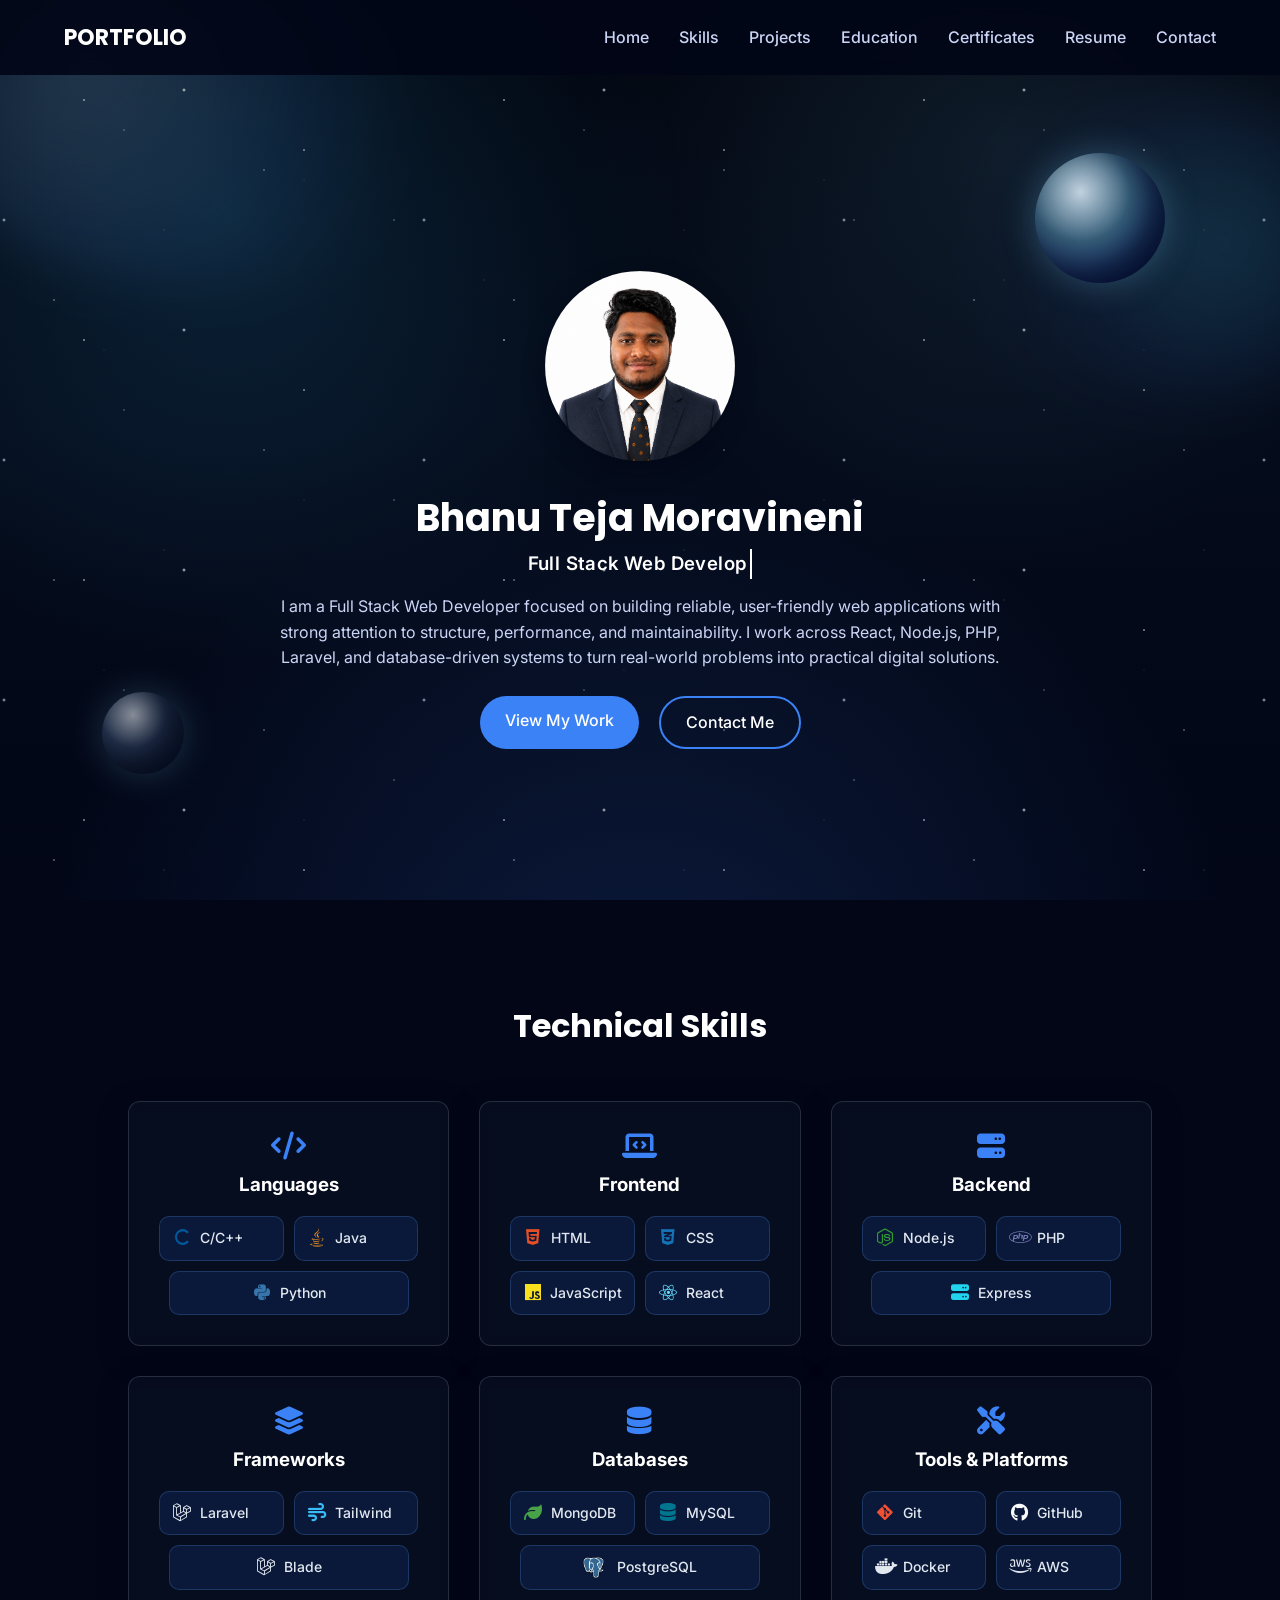
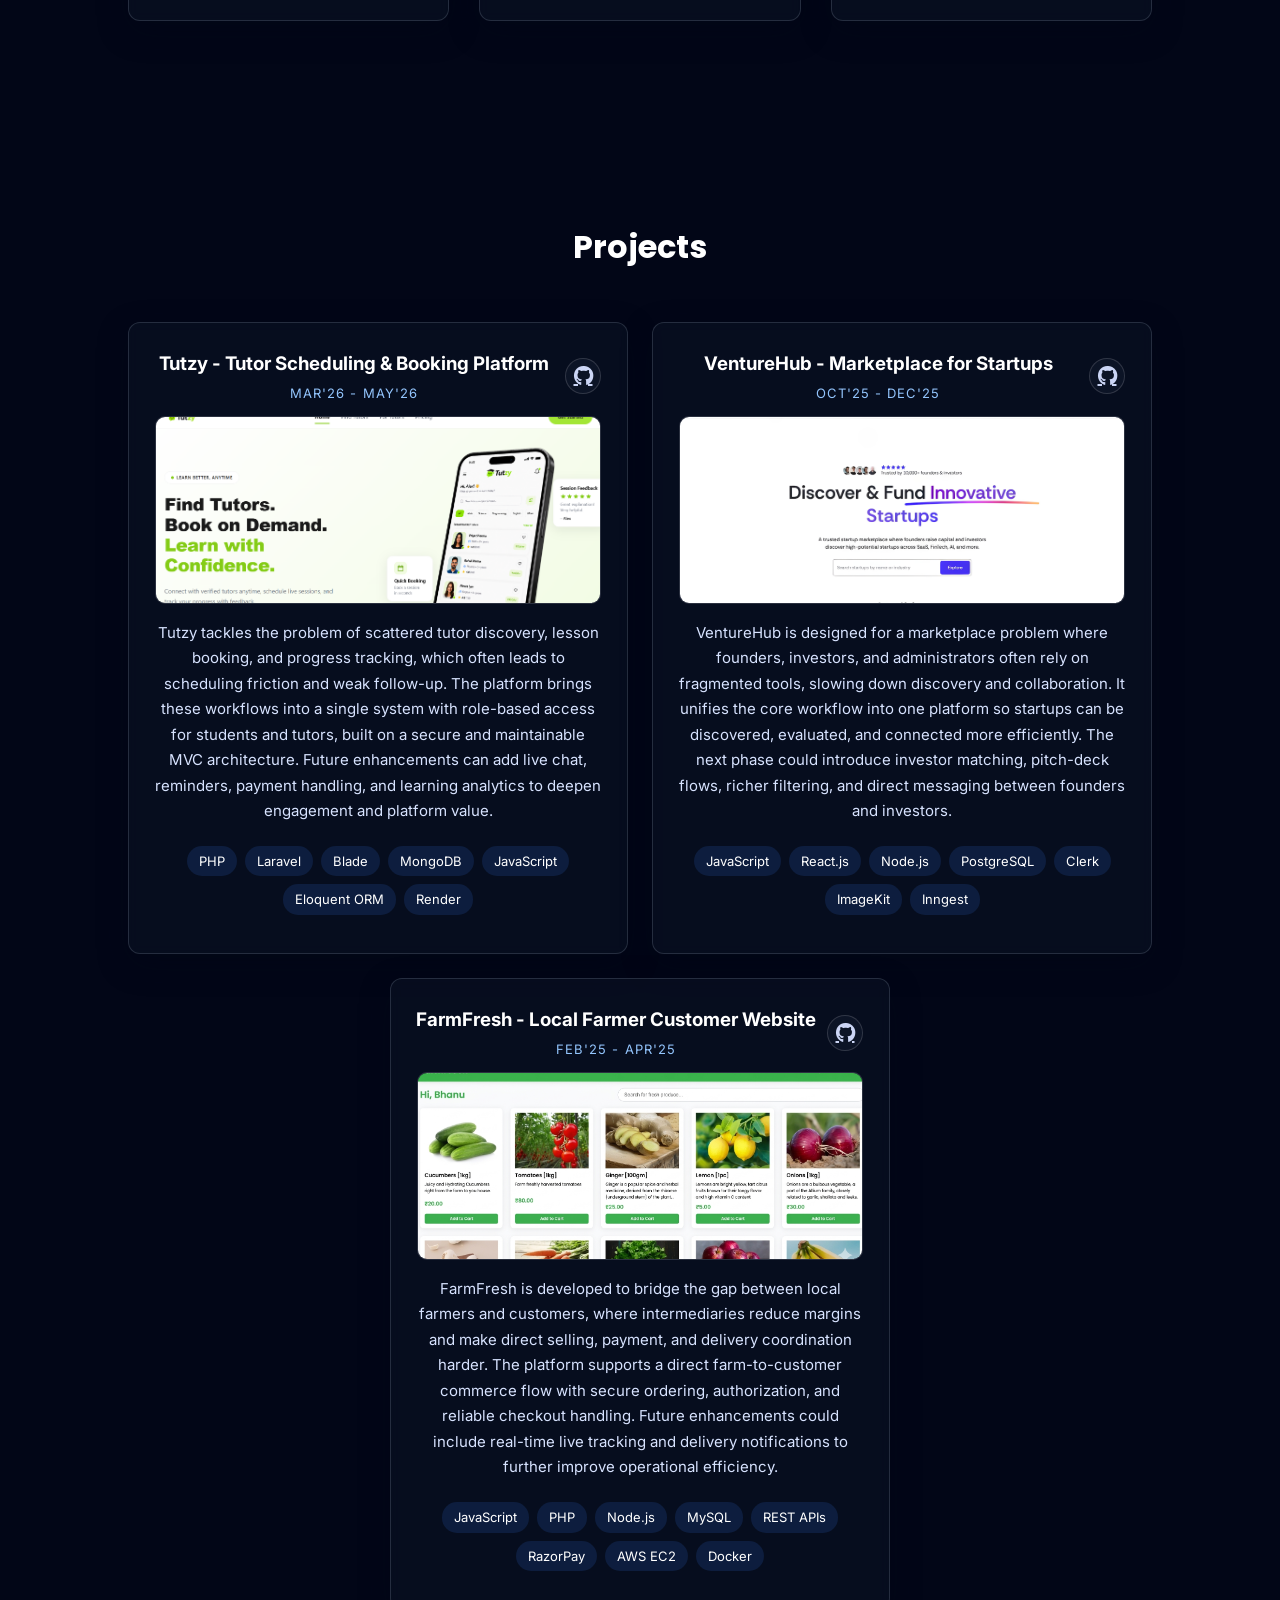
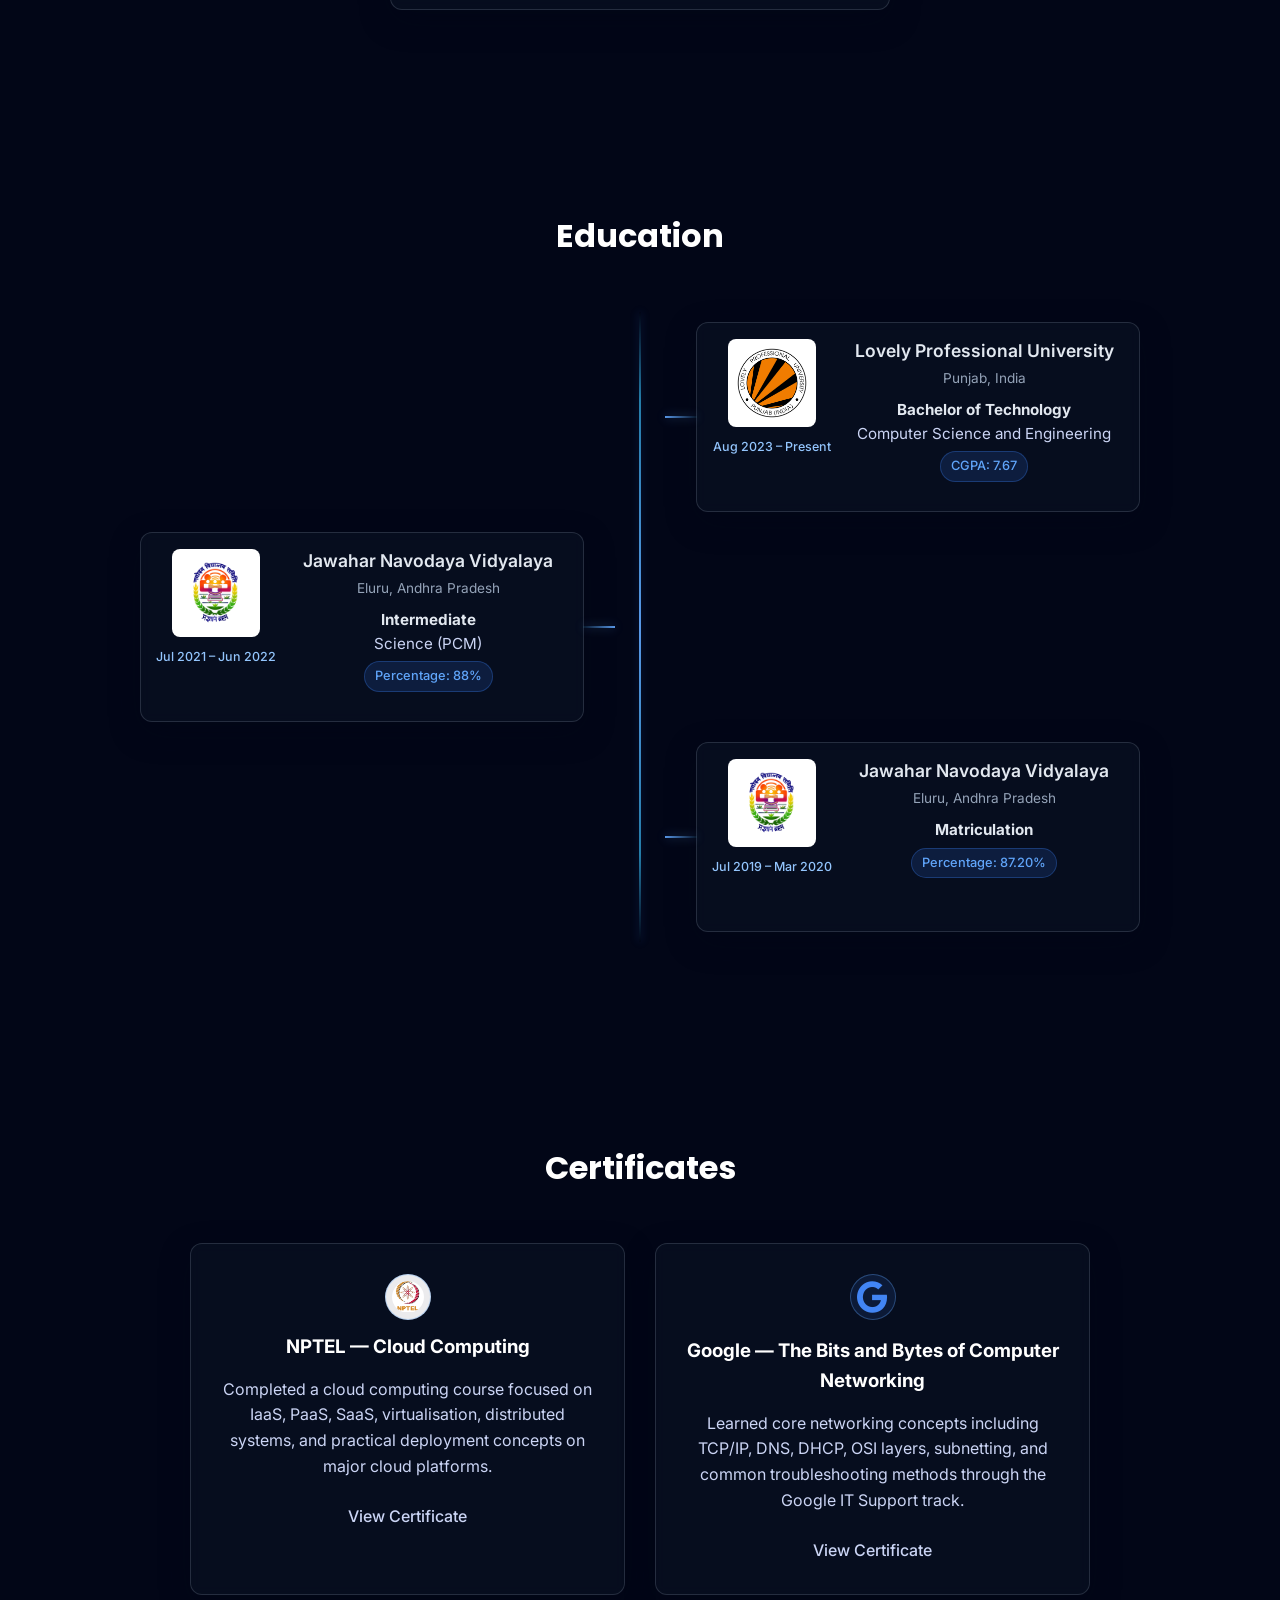
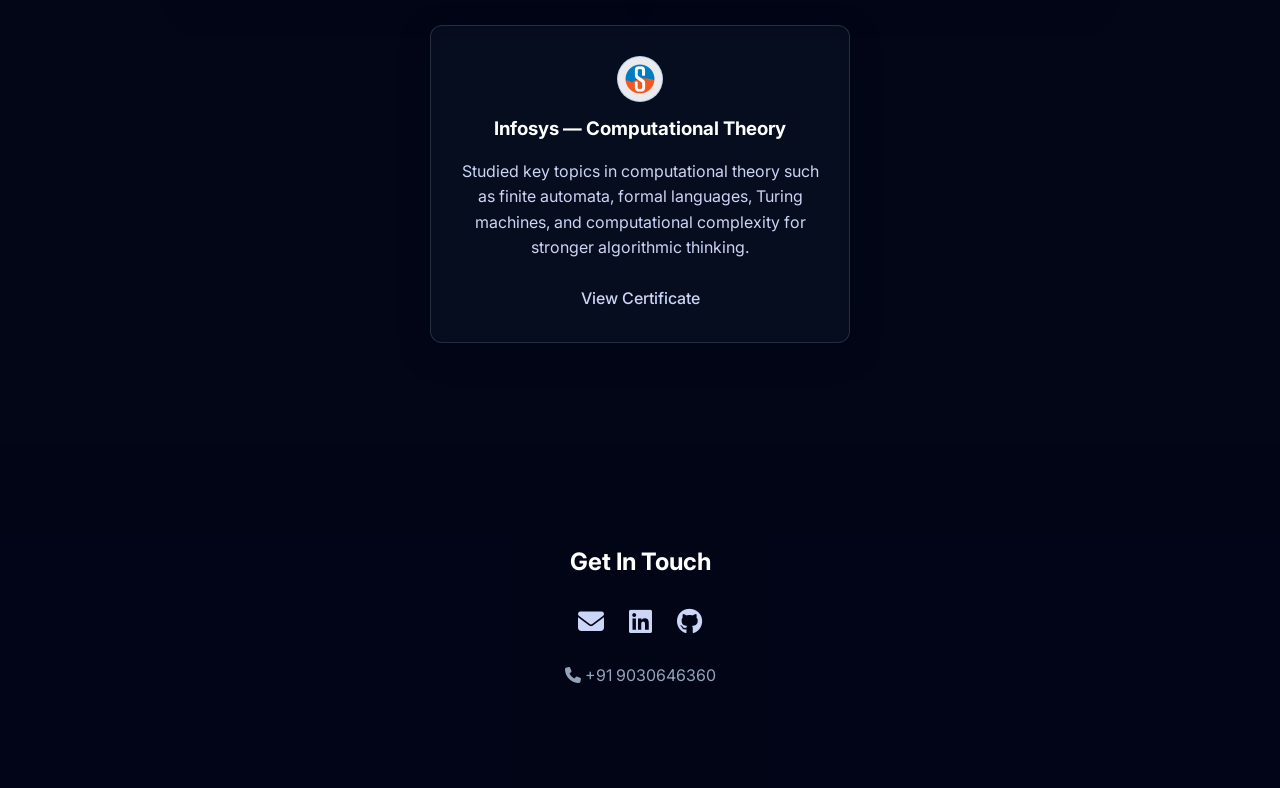
<file: index.html>
<!DOCTYPE html>
<html lang="en">
<head>
  <meta charset="UTF-8">
  <meta name="viewport" content="width=device-width, initial-scale=1.0">
  <title>Bhanu Teja Moravineni | Full Stack Developer</title>

  <link rel="preconnect" href="https://fonts.googleapis.com">
  <link rel="preconnect" href="https://fonts.gstatic.com" crossorigin>
  <link href="https://fonts.googleapis.com/css2?family=Inter:wght@300;400;500;600&family=Poppins:wght@600;700&display=swap" rel="stylesheet">
  <link rel="stylesheet" href="https://cdnjs.cloudflare.com/ajax/libs/font-awesome/6.4.0/css/all.min.css">
  <link rel="stylesheet" href="components.css">
</head>

<body>
  <div class="night-sky" aria-hidden="true">
    <span class="nebula nebula-1"></span>
    <span class="nebula nebula-2"></span>
    <span class="planet planet-1"></span>
    <span class="planet planet-2"></span>
    <span class="stars-layer stars-layer-1"></span>
    <span class="stars-layer stars-layer-2"></span>
    <span class="stars-layer stars-layer-3"></span>
    <span class="shooting-star shooting-star-1"></span>
    <span class="shooting-star shooting-star-2"></span>
    <span class="shooting-star shooting-star-3"></span>
    <span class="asteroid asteroid-1"></span>
    <span class="asteroid asteroid-2"></span>
    <span class="asteroid asteroid-3"></span>
    <span class="asteroid asteroid-4"></span>
    <span class="ufo"></span>
  </div>

  <nav id="navbar" class="navbar">
    <div class="container nav-container">
      <div class="nav-logo">PORTFOLIO</div>
      <button class="nav-toggle" id="nav-toggle" aria-label="Toggle navigation menu" aria-expanded="false" aria-controls="nav-links">
        <span></span>
        <span></span>
        <span></span>
      </button>
      <div class="nav-links" id="nav-links">
        <a href="#home" class="nav-link">Home</a>
        <a href="#skills" class="nav-link">Skills</a>
        <a href="#projects" class="nav-link">Projects</a>
        <a href="#education" class="nav-link">Education</a>
        <a href="#certificates" class="nav-link">Certificates</a>
        <a href="https://drive.google.com/file/d/1yNRIITtDffZqkNPxsYqZOLNWH8qLxDL3/view?usp=drive_link" class="nav-link">Resume</a>
        <a href="#contact" class="nav-link">Contact</a>
      </div>
    </div>
  </nav>

  <section id="home" class="hero-section">
    <div class="hero-content">
      <div class="profile-container">
        <img src="images/Profile.png" class="profile-pic" alt="Bhanu Teja Moravineni">
      </div>
      <h1>Bhanu Teja Moravineni</h1>
      <h3 class="subtitle" id="typing-text"></h3>
      <p>
        I am a Full Stack Web Developer focused on building reliable, user-friendly web applications with strong attention to structure, performance, and maintainability. I work across React, Node.js, PHP, Laravel, and database-driven systems to turn real-world problems into practical digital solutions.
      </p>
      <div class="cta-group">
        <a href="#projects" class="btn btn-primary">View My Work</a>
        <a href="#contact" class="btn btn-outline">Contact Me</a>
      </div>
    </div>
  </section>

  <section id="skills" class="section">
    <h2 class="section-title">Technical Skills</h2>
    <div class="skills-grid">

      <div class="glass-card skill-card">
        <i class="fas fa-code skill-icon" aria-hidden="true"></i>
        <h3>Languages</h3>
        <div class="skill-list">
          <div class="skill-name"><i class="fa-solid fa-c" aria-hidden="true"></i> C/C++</div>
          <div class="skill-name"><i class="fa-brands fa-java" aria-hidden="true"></i> Java</div>
          <div class="skill-name"><i class="fa-brands fa-python" aria-hidden="true"></i> Python</div>
        </div>
      </div>

      <div class="glass-card skill-card">
        <i class="fas fa-laptop-code skill-icon" aria-hidden="true"></i>
        <h3>Frontend</h3>
        <div class="skill-list">
          <div class="skill-name"><i class="fa-brands fa-html5" aria-hidden="true"></i> HTML</div>
          <div class="skill-name"><i class="fa-brands fa-css3-alt" aria-hidden="true"></i> CSS</div>
          <div class="skill-name"><i class="fa-brands fa-js" aria-hidden="true"></i> JavaScript</div>
          <div class="skill-name"><i class="fa-brands fa-react" aria-hidden="true"></i> React</div>
        </div>
      </div>

      <div class="glass-card skill-card">
        <i class="fas fa-server skill-icon" aria-hidden="true"></i>
        <h3>Backend</h3>
        <div class="skill-list">
          <div class="skill-name"><i class="fa-brands fa-node-js" aria-hidden="true"></i> Node.js</div>
          <div class="skill-name"><i class="fa-brands fa-php" aria-hidden="true"></i> PHP</div>
          <div class="skill-name"><i class="fa-solid fa-server" aria-hidden="true"></i> Express</div>
        </div>
      </div>

      <div class="glass-card skill-card">
        <i class="fas fa-layer-group skill-icon" aria-hidden="true"></i>
        <h3>Frameworks</h3>
        <div class="skill-list">
          <div class="skill-name"><i class="fa-brands fa-laravel" aria-hidden="true"></i> Laravel</div>
          <div class="skill-name"><i class="fa-solid fa-wind" aria-hidden="true"></i> Tailwind</div>
          <div class="skill-name"><i class="fa-brands fa-laravel" aria-hidden="true"></i> Blade</div>
        </div>
      </div>

      <div class="glass-card skill-card">
        <i class="fas fa-database skill-icon" aria-hidden="true"></i>
        <h3>Databases</h3>
        <div class="skill-list">
          <div class="skill-name"><i class="fa-solid fa-leaf" aria-hidden="true"></i> MongoDB</div>
          <div class="skill-name"><i class="fa-solid fa-database" aria-hidden="true"></i> MySQL</div>
          <div class="skill-name"><img src="images/PostgreSQL.png" alt="" aria-hidden="true" style="width: 1.5em; height: 1.5em; vertical-align: text-bottom; margin-right: 0.3em;" /> PostgreSQL</div>
        </div>
      </div>

      <div class="glass-card skill-card">
        <i class="fas fa-tools skill-icon" aria-hidden="true"></i>
        <h3>Tools & Platforms</h3>
        <div class="skill-list">
          <div class="skill-name"><i class="fa-brands fa-git-alt" aria-hidden="true"></i> Git</div>
          <div class="skill-name"><i class="fa-brands fa-github" aria-hidden="true"></i> GitHub</div>
          <div class="skill-name"><i class="fa-brands fa-docker" aria-hidden="true"></i> Docker</div>
          <div class="skill-name"><i class="fa-brands fa-aws" aria-hidden="true"></i> AWS</div>
        </div>
      </div>

    </div>
  </section>

  <section id="projects" class="section">
    <h2 class="section-title">Projects</h2>
    <div class="projects-grid">

      <div class="glass-card project-card">
        <div class="project-heading-row">
          <div class="project-title-block">
            <h3>Tutzy - Tutor Scheduling & Booking Platform</h3>
            <span class="project-date">Mar'26 - May'26</span>
          </div>
          <a href="https://github.com/bhanuteja7781/Tutzy" target="_blank" rel="noopener noreferrer" class="project-github" aria-label="Open Tutzy GitHub repository">
            <i class="fab fa-github"></i>
          </a>
        </div>
        <img src="images/Tutzy.png" alt="Tutzy" class="project-image">
        <p class="project-story">Tutzy tackles the problem of scattered tutor discovery, lesson booking, and progress tracking, which often leads to scheduling friction and weak follow-up. The platform brings these workflows into a single system with role-based access for students and tutors, built on a secure and maintainable MVC architecture. Future enhancements can add live chat, reminders, payment handling, and learning analytics to deepen engagement and platform value.</p>
        <div class="project-specs">
          <span class="spec-tag">PHP</span>
          <span class="spec-tag">Laravel</span>
          <span class="spec-tag">Blade</span>
          <span class="spec-tag">MongoDB</span>
          <span class="spec-tag">JavaScript</span>
          <span class="spec-tag">Eloquent ORM</span>
          <span class="spec-tag">Render</span>
        </div>
      </div>

      <div class="glass-card project-card">
        <div class="project-heading-row">
          <div class="project-title-block">
            <h3>VentureHub - Marketplace for Startups</h3>
            <span class="project-date">Oct'25 - Dec'25</span>
          </div>
          <a href="https://github.com/bhanuteja7781/Market_Place_for_StartUps" target="_blank" rel="noopener noreferrer" class="project-github" aria-label="Open VentureHub GitHub repository">
            <i class="fab fa-github"></i>
          </a>
        </div>
        <img src="images/Venture_Hub.png" alt="VentureHub" class="project-image">
        <p class="project-story">VentureHub is designed for a marketplace problem where founders, investors, and administrators often rely on fragmented tools, slowing down discovery and collaboration. It unifies the core workflow into one platform so startups can be discovered, evaluated, and connected more efficiently. The next phase could introduce investor matching, pitch-deck flows, richer filtering, and direct messaging between founders and investors.</p>
        <div class="project-specs">
          <span class="spec-tag">JavaScript</span>
          <span class="spec-tag">React.js</span>
          <span class="spec-tag">Node.js</span>
          <span class="spec-tag">PostgreSQL</span>
          <span class="spec-tag">Clerk</span>
          <span class="spec-tag">ImageKit</span>
          <span class="spec-tag">Inngest</span>
        </div>
      </div>

      <div class="glass-card project-card center-project">
        <div class="project-heading-row">
          <div class="project-title-block">
            <h3>FarmFresh - Local Farmer Customer Website</h3>
            <span class="project-date">Feb'25 - Apr'25</span>
          </div>
          <a href="https://github.com/bhanuteja7781/Farm_Fresh" target="_blank" rel="noopener noreferrer" class="project-github" aria-label="Open Farm Fresh GitHub repository">
            <i class="fab fa-github"></i>
          </a>
        </div>
        <img src="images/FarmFresh.png" alt="Farm Fresh" class="project-image">
        <p class="project-story">FarmFresh is developed to bridge the gap between local farmers and customers, where intermediaries reduce margins and make direct selling, payment, and delivery coordination harder. The platform supports a direct farm-to-customer commerce flow with secure ordering, authorization, and reliable checkout handling. Future enhancements could include real-time live tracking and delivery notifications to further improve operational efficiency.</p>
        <div class="project-specs">
          <span class="spec-tag">JavaScript</span>
          <span class="spec-tag">PHP</span>
          <span class="spec-tag">Node.js</span>
          <span class="spec-tag">MySQL</span>
          <span class="spec-tag">REST APIs</span>
          <span class="spec-tag">RazorPay</span>
          <span class="spec-tag">AWS EC2</span>
          <span class="spec-tag">Docker</span>
        </div>
      </div>

    </div>
  </section>

  <section id="education" class="section">
    <h2 class="section-title">Education</h2>
    <div class="education-list">

      <div class="glass-card education-card">
        <div class="education-header">
          <div class="edu-left">
            <div class="edu-badge">
              <img src="images/lpu-logo.png" alt="LPU Logo" class="edu-logo">
              <span class="edu-date">Aug 2023 – Present</span>
            </div>
            <div class="edu-info">
              <h3 class="edu-institution">Lovely Professional University</h3>
              <span class="edu-location">Punjab, India</span>
              <p class="edu-degree"><span class="edu-degree-title">Bachelor of Technology</span><br><span class="edu-course">Computer Science and Engineering</span></p>
              <span class="edu-score">CGPA: 7.67</span>
            </div>
          </div>
        </div>
      </div>

      <div class="glass-card education-card">
        <div class="education-header">
          <div class="edu-left">
            <div class="edu-badge">
              <img src="images/jnv-logo.png" alt="JNV Logo" class="edu-logo">
              <span class="edu-date">Jul 2021 – Jun 2022</span>
            </div>
            <div class="edu-info">
              <h3 class="edu-institution">Jawahar Navodaya Vidyalaya</h3>
              <span class="edu-location">Eluru, Andhra Pradesh</span>
              <p class="edu-degree"><span class="edu-degree-title">Intermediate</span><br><span class="edu-course">Science (PCM)</span></p>
              <span class="edu-score">Percentage: 88%</span>
            </div>
          </div>
        </div>
      </div>

      <div class="glass-card education-card">
        <div class="education-header">
          <div class="edu-left">
            <div class="edu-badge">
              <img src="images/jnv-logo.png" alt="JNV Logo" class="edu-logo">
              <span class="edu-date">Jul 2019 – Mar 2020</span>
            </div>
            <div class="edu-info">
              <h3 class="edu-institution">Jawahar Navodaya Vidyalaya</h3>
              <span class="edu-location">Eluru, Andhra Pradesh</span>
              <p class="edu-degree"><span class="edu-degree-title">Matriculation</span></p>
              <span class="edu-score">Percentage: 87.20%</span>
            </div>
          </div>
        </div>
      </div>

    </div>
  </section>

  <section id="certificates" class="section">
    <h2 class="section-title">Certificates</h2>
    <div class="cert-grid">

      <div class="glass-card cert-card">
        <img src="images/nptel-logo.png" alt="NPTEL logo" class="cert-platform-logo-img">
        <h3>NPTEL — Cloud Computing</h3>
        <p>Completed a cloud computing course focused on IaaS, PaaS, SaaS, virtualisation, distributed systems, and practical deployment concepts on major cloud platforms.</p>
        <a href="https://drive.google.com/file/d/1uo3bVZbgIr4nMe-gCIJnF2LXkFepABX0/view?usp=drive_link" target="_blank" class="cert-link">View Certificate</a>
      </div>

      <div class="glass-card cert-card">
        <i class="fab fa-google cert-platform-logo" aria-hidden="true" style="font-size: 2em; margin-bottom: 0.5em; color: #4285F4;"></i>
        <h3>Google — The Bits and Bytes of Computer Networking</h3>
        <p>Learned core networking concepts including TCP/IP, DNS, DHCP, OSI layers, subnetting, and common troubleshooting methods through the Google IT Support track.</p>
        <a href="https://drive.google.com/file/d/19JE-mO48qIJB8_cQIQsHRo379aOY4u_Y/view?usp=drive_link" target="_blank" class="cert-link">View Certificate</a>
      </div>

      <div class="glass-card cert-card center-cert">
        <img src="images/infosys-logo.png" alt="Infosys Springboard logo" class="cert-platform-logo-img">
        <h3>Infosys — Computational Theory</h3>
        <p>Studied key topics in computational theory such as finite automata, formal languages, Turing machines, and computational complexity for stronger algorithmic thinking.</p>
        <a href="https://drive.google.com/file/d/1XiAxhj7ICKf-odAtpRsuzpkiPC9IMGOF/view?usp=drive_link" target="_blank" class="cert-link">View Certificate</a>
      </div>

    </div>
  </section>

  <section id="contact" class="contact-footer">
    <h2>Get In Touch</h2>
    <div class="social-links">
      <a href="https://mail.google.com/mail/?view=cm&to=bhanutejam970@gmail.com&su=Opportunity%20%7C%20Let%27s%20Connect&body=Hi%20Bhanu%2C%0A%0AI%20came%20across%20your%20portfolio%20and%20would%20love%20to%20connect%20with%20you.%0A%0ARegards%2C" class="social-icon" target="_blank" rel="noopener noreferrer">
        <i class="fas fa-envelope"></i>
      </a>
      <a href="https://www.linkedin.com/in/bhanuteja7781" class="social-icon">
        <i class="fab fa-linkedin"></i>
      </a>
      <a href="https://github.com/Bhanuteja7781" class="social-icon">
        <i class="fab fa-github"></i>
      </a>
    </div>
    <p class="phone">
      <i class="fas fa-phone"></i> +91 9030646360
    </p>
  </section>

  <script src="main.js"></script>
</body>
</html>
</file>
<file: components.css>
*{
margin:0;
padding:0;
box-sizing:border-box;
}

html{
scroll-behavior:smooth;
}

body{
font-family:'Inter',sans-serif;
background:#020617;
color:white;
line-height:1.6;
position:relative;
}

body > :not(.night-sky){
position:relative;
z-index:1;
}

.night-sky{
position:fixed;
inset:0;
z-index:0;
pointer-events:none;
overflow:hidden;
background:
radial-gradient(circle at 18% 24%, rgba(56,189,248,0.14), transparent 36%),
radial-gradient(circle at 78% 16%, rgba(125,211,252,0.1), transparent 34%),
radial-gradient(circle at 50% 120%, rgba(59,130,246,0.18), transparent 50%),
linear-gradient(180deg, #01040d 0%, #040b1a 48%, #020617 100%);
}

.nebula{
position:absolute;
border-radius:50%;
filter:blur(24px);
opacity:0.45;
mix-blend-mode:screen;
animation:nebula-drift 36s ease-in-out infinite alternate;
}

.nebula-1{
width:42vw;
height:28vw;
top:-8%;
left:-6%;
background:radial-gradient(circle at 30% 40%, rgba(147,197,253,0.42), rgba(59,130,246,0.18) 48%, transparent 75%);
}

.nebula-2{
width:36vw;
height:24vw;
top:10%;
right:-10%;
background:radial-gradient(circle at 60% 50%, rgba(56,189,248,0.38), rgba(30,64,175,0.16) 50%, transparent 78%);
animation-duration:44s;
}

.planet{
position:absolute;
border-radius:50%;
box-shadow:0 0 35px rgba(125,211,252,0.28), inset -18px -16px 30px rgba(2,6,23,0.7);
}

.planet-1{
width:130px;
height:130px;
right:9%;
top:17%;
background:
radial-gradient(circle at 35% 30%, rgba(224,242,254,0.85), rgba(125,211,252,0.35) 40%, rgba(30,64,175,0.45) 76%, rgba(2,6,23,0.8) 100%);
animation:planet-float 16s ease-in-out infinite;
}

.planet-2{
width:82px;
height:82px;
left:8%;
bottom:14%;
background:
radial-gradient(circle at 38% 28%, rgba(226,232,240,0.8), rgba(147,197,253,0.3) 42%, rgba(15,23,42,0.75) 100%);
opacity:0.75;
animation:planet-float 22s ease-in-out infinite reverse;
}

.stars-layer{
position:absolute;
inset:-20%;
background-repeat:repeat;
animation-timing-function:linear;
animation-iteration-count:infinite;
}

.stars-layer-1{
background-image:
radial-gradient(2px 2px at 20px 30px, rgba(255,255,255,0.95), transparent),
radial-gradient(1.5px 1.5px at 140px 90px, rgba(255,255,255,0.8), transparent),
radial-gradient(2px 2px at 260px 160px, rgba(219,234,254,0.9), transparent),
radial-gradient(1.5px 1.5px at 340px 40px, rgba(255,255,255,0.85), transparent);
background-size:420px 240px;
opacity:0.9;
animation-name:star-drift-slow, star-twinkle;
animation-duration:170s, 4.5s;
}

.stars-layer-2{
background-image:
radial-gradient(1.5px 1.5px at 60px 70px, rgba(191,219,254,0.85), transparent),
radial-gradient(1.2px 1.2px at 190px 120px, rgba(255,255,255,0.75), transparent),
radial-gradient(1.5px 1.5px at 310px 200px, rgba(255,255,255,0.8), transparent),
radial-gradient(1.2px 1.2px at 380px 30px, rgba(191,219,254,0.8), transparent);
background-size:460px 280px;
opacity:0.65;
animation-name:star-drift-medium, star-twinkle;
animation-duration:120s, 3.8s;
}

.stars-layer-3{
background-image:
radial-gradient(1px 1px at 40px 40px, rgba(148,163,184,0.6), transparent),
radial-gradient(1px 1px at 220px 140px, rgba(226,232,240,0.5), transparent),
radial-gradient(1px 1px at 360px 210px, rgba(148,163,184,0.5), transparent),
radial-gradient(1px 1px at 420px 90px, rgba(226,232,240,0.55), transparent);
background-size:520px 320px;
opacity:0.45;
animation-name:star-drift-fast, star-twinkle;
animation-duration:90s, 3.2s;
}

.shooting-star{
position:absolute;
width:180px;
height:2px;
background:linear-gradient(90deg, rgba(255,255,255,0.95), rgba(191,219,254,0.65), transparent 72%);
border-radius:999px;
opacity:0;
transform:rotate(-24deg);
filter:drop-shadow(0 0 8px rgba(191,219,254,0.9));
animation:shooting-star linear infinite;
}

.shooting-star-1{ top:14%; left:72%; animation-duration:9s; animation-delay:1s; }
.shooting-star-2{ top:34%; left:80%; animation-duration:10s; animation-delay:6.8s; }
.shooting-star-3{ top:20%; left:42%; animation-duration:13s; animation-delay:2.6s; }

.asteroid{
position:absolute;
width:20px;
height:14px;
border-radius:46% 54% 51% 49% / 44% 56% 42% 58%;
background:radial-gradient(circle at 30% 30%, rgba(226,232,240,0.85), rgba(100,116,139,0.8) 45%, rgba(15,23,42,0.9));
box-shadow:0 0 12px rgba(148,163,184,0.25);
opacity:0.82;
animation:asteroid-drift linear infinite;
}

.asteroid-1{ top:18%; left:108%; animation-duration:44s; animation-delay:-8s; }
.asteroid-2{ top:46%; left:104%; width:26px; height:17px; animation-duration:58s; animation-delay:-19s; }
.asteroid-3{ top:72%; left:110%; width:16px; height:12px; animation-duration:39s; animation-delay:-5s; }
.asteroid-4{ top:86%; left:106%; width:22px; height:15px; animation-duration:52s; animation-delay:-30s; }

.ufo{
position:absolute;
top:64%;
left:-14%;
width:74px;
height:22px;
border-radius:999px;
background:linear-gradient(180deg, rgba(226,232,240,0.95), rgba(100,116,139,0.9));
box-shadow:0 0 16px rgba(186,230,253,0.35);
animation:ufo-cruise 34s ease-in-out infinite;
}

.ufo::before{
content:'';
position:absolute;
left:20px;
top:-11px;
width:34px;
height:18px;
border-radius:50% 50% 46% 46%;
background:linear-gradient(180deg, rgba(125,211,252,0.9), rgba(30,64,175,0.55));
box-shadow:0 0 10px rgba(56,189,248,0.6);
}

.ufo::after{
content:'';
position:absolute;
left:28px;
top:16px;
width:18px;
height:54px;
background:linear-gradient(180deg, rgba(125,211,252,0.4), rgba(125,211,252,0.02));
clip-path:polygon(50% 0, 100% 100%, 0 100%);
opacity:0.5;
}

@keyframes star-drift-slow{
from{transform:translate3d(0,0,0);}
to{transform:translate3d(-180px,120px,0);}
}

@keyframes star-drift-medium{
from{transform:translate3d(0,0,0);}
to{transform:translate3d(-260px,180px,0);}
}

@keyframes star-drift-fast{
from{transform:translate3d(0,0,0);}
to{transform:translate3d(-340px,240px,0);}
}

@keyframes star-twinkle{
0%,100%{opacity:0.5;}
50%{opacity:1;}
}

@keyframes nebula-drift{
0%{transform:translate3d(0,0,0) scale(1);}
100%{transform:translate3d(20px,-18px,0) scale(1.08);}
}

@keyframes planet-float{
0%,100%{transform:translateY(0);}
50%{transform:translateY(-12px);}
}

@keyframes shooting-star{
0%{opacity:0; transform:translate3d(0,0,0) rotate(-24deg) scaleX(0.7);}
8%{opacity:1;}
26%{opacity:0.95;}
42%,100%{opacity:0; transform:translate3d(-520px,280px,0) rotate(-24deg) scaleX(1);}
}

@keyframes asteroid-drift{
0%{transform:translate3d(0,0,0) rotate(0deg);}
100%{transform:translate3d(-140vw,16vh,0) rotate(360deg);}
}

@keyframes ufo-cruise{
0%{transform:translate3d(0,0,0); opacity:0;}
8%{opacity:0.9;}
48%{transform:translate3d(70vw,-10vh,0); opacity:0.9;}
76%{transform:translate3d(98vw,6vh,0); opacity:0.75;}
100%{transform:translate3d(120vw,8vh,0); opacity:0;}
}

@media (max-width: 768px){
.planet-1{width:90px; height:90px;}
.planet-2{width:62px; height:62px;}
.shooting-star{width:120px;}
.ufo{width:60px; height:18px;}
}

@media (prefers-reduced-motion: reduce){
.night-sky *,
.night-sky *::before,
.night-sky *::after{
animation:none !important;
}
}


/* CONTAINER */

.container{
width:90%;
max-width:1200px;
margin:auto;
}


/* NAVBAR */

.navbar{
position:fixed;
top:0;
left:0;
right:0;
width:100%;
background:rgba(2,6,23,0.9);
backdrop-filter:blur(8px);
z-index:1000;
transform:none !important;
opacity:1 !important;
visibility:visible !important;
}

.nav-container{
display:flex;
justify-content:space-between;
align-items:center;
padding:20px 0;
}

.nav-logo{
font-size:22px;
font-weight:700;
font-family:'Poppins',sans-serif;
}

.nav-links{
display:flex;
gap:30px;
}

.nav-toggle{
display:none;
background:transparent;
border:1px solid rgba(148,163,184,0.35);
border-radius:10px;
width:40px;
height:40px;
padding:6px;
cursor:pointer;
align-items:center;
justify-content:center;
gap:3px;
flex-direction:column;
background:rgba(15,23,42,0.65);
box-shadow:0 8px 20px rgba(2,6,23,0.35);
}

.nav-toggle span{
display:block;
width:5px;
height:5px;
background:#e2e8f0;
border-radius:50%;
transition:0.25s ease;
}

.nav-link{
text-decoration:none;
color:#cbd5f5;
font-weight:500;
position:relative;
}

.nav-link:hover{
color:white;
}

.nav-link::after{
content:'';
position:absolute;
bottom:-5px;
left:0;
width:0%;
height:2px;
background:#3b82f6;
transition:0.3s;
}

.nav-link:hover::after{
width:100%;
}


/* HERO */

.hero-section{
min-height:100vh;
display:flex;
align-items:center;
justify-content:center;
text-align:center;
padding-top:120px;
}

.hero-content{
max-width:750px;
}

.profile-container{
margin-bottom:20px;
}

.profile-pic{
width:190px;
height:190px;
border-radius:50%;
object-fit:cover;

box-shadow:0 8px 22px rgba(2,6,23,0.45);
}

.hero-content h1{
font-size:38px;
font-family:'Poppins',sans-serif;
margin-top:10px;
}

.subtitle{
color:#ffffff;
margin-bottom:15px;
min-height:28px;
display:inline-block;
padding-right:4px;
font-weight:600;
letter-spacing:0.4px;
border-right:2px solid #ffffff;
animation:caret-blink 0.8s step-end infinite;
}

@keyframes caret-blink{
0%,100%{border-color:transparent;}
50%{border-color:#ffffff;}
}

.hero-content p{
color:#cbd5f5;
margin-bottom:25px;
}

.project-title-block{
display:flex;
flex-direction:column;
align-items:center;
gap:4px;
}

.project-date{
font-size:13px;
letter-spacing:0.08em;
text-transform:uppercase;
color:#93c5fd;
}

/* BUTTONS */

.cta-group{
display:flex;
justify-content:center;
gap:20px;
}

.btn{
padding:12px 25px;
border-radius:30px;
text-decoration:none;
font-weight:500;
transition:0.3s;
}

.btn-primary{
background:#3b82f6;
color:white;
}

.btn-primary:hover{
background:#2563eb;
}

.btn-outline{
border:2px solid #3b82f6;
color:white;
}

.btn-outline:hover{
background:#3b82f6;
}


/* SECTIONS */

.section{
padding:100px 10%;
text-align:center;
}

.section-title{
font-size:32px;
font-family:'Poppins',sans-serif;
margin-bottom:50px;
}


/* GLASS CARD */

.glass-card{
background:rgba(8,15,32,0.82);
border:1px solid rgba(148,163,184,0.22);
border-radius:12px;
padding:30px;
backdrop-filter:blur(6px);
-webkit-backdrop-filter:blur(6px);
box-shadow:0 10px 30px rgba(2,6,23,0.45);
transition:0.3s;
}

.glass-card:hover{
transform:translateY(-6px);
border-color:rgba(96,165,250,0.8);
box-shadow:0 14px 34px rgba(30,64,175,0.28);
}


/* SKILLS */

.skills-grid{
display:grid;
grid-template-columns:repeat(3,1fr);
gap:30px;
max-width:1980px;
margin:auto;
}

.skill-icon{
font-size:28px;
margin-bottom:10px;
color:#3b82f6;
}

.skill-card{
display:flex;
flex-direction:column;
height:100%;
}

.skill-card h3{
margin-bottom:16px;
}

.skill-list{
display:grid;
grid-template-columns:repeat(2,minmax(0,1fr));
gap:10px;
text-align:left;
}

.skill-name{
display:flex;
align-items:center;
gap:8px;
font-size:14px;
font-weight:500;
color:#e2e8f0;
padding:10px 12px;
border-radius:10px;
background:rgba(37,99,235,0.14);
border:1px solid rgba(96,165,250,0.22);
}

.skill-list .skill-name:last-child:nth-child(odd){
grid-column:1 / -1;
justify-self:center;
width:min(240px,100%);
justify-content:center;
text-align:center;
}

.skill-name i{
width:20px;
font-size:18px;
text-align:center;
color:inherit;
}

.skill-name .fa-c{color:#00599c;}
.skill-name .fa-java{color:#f89820;}
.skill-name .fa-python{color:#3776ab;}
.skill-name .fa-html5{color:#e34f26;}
.skill-name .fa-css3-alt{color:#1572b6;}
.skill-name .fa-js{color:#f7df1e;}
.skill-name .fa-node-js{color:#339933;}
.skill-name .fa-php{color:#777bb4;}
.skill-name .fa-react{color:#61dafb;}
.skill-name .fa-server{color:#22d3ee;}
.skill-name .fa-wind{color:#38bdf8;}
.skill-name .fa-leaf{color:#47a248;}
.skill-name .fa-database{color:#00758f;}
.skill-name .fa-git-alt{color:#f05032;}
.skill-name .fa-github{color:#f8fafc;}
.skill-name .fa-cloud{color:#f8fafc;}

@media (max-width: 768px){
.skills-grid{
grid-template-columns:1fr;
gap:20px;
}

.skill-list{
grid-template-columns:1fr;
text-align:center;
}

.skill-name{
justify-content:center;
text-align:center;
}
}

/* PROJECTS */

.projects-grid{
display:grid;
grid-template-columns:repeat(2,minmax(0,1fr));
gap:24px;
max-width:2400px;
margin:auto;
}

.project-card h3{
margin-bottom:0;
}

.project-card{
display:flex;
flex-direction:column;
padding:26px;
}

.project-heading-row{
display:flex;
align-items:center;
justify-content:space-between;
gap:12px;
margin-bottom:12px;
}

.project-title-block{
flex:1;
min-width:0;
padding-right:0;
}

.project-title-block h3{
width:auto;
text-align:left;
white-space:nowrap;
overflow:hidden;
text-overflow:ellipsis;
}

.project-github{
position:static;
width:36px;
height:36px;
border-radius:50%;
display:flex;
align-items:center;
justify-content:center;
font-size:20px;
color:#cbd5f5;
background:rgba(15,23,42,0.75);
border:1px solid rgba(255,255,255,0.15);
transition:0.3s;
flex-shrink:0;
}

.project-github:hover{
color:#ffffff;
background:#3b82f6;
border-color:#3b82f6;
}

.project-image{
width:100%;
height:188px;
object-fit:cover;
border-radius:10px;
border:1px solid rgba(255,255,255,0.12);
margin-bottom:16px;
background:rgba(15,23,42,0.8);
}

.project-card p{
margin-bottom:22px;
}

.project-story{
color:#d7e3ff;
font-size:15px;
line-height:1.7;
text-align:center;
}

.project-specs{
display:flex;
flex-wrap:wrap;
gap:8px;
margin-top:auto;
justify-content:center;
margin-bottom:12px;
}

.spec-tag{
background:rgba(59,130,246,0.15);
padding:5px 12px;
border-radius:15px;
font-size:13px;
}

.center-project{
grid-column:1/-1;
width:calc((100% - 24px)/2);
justify-self:center;
}


/* CERTIFICATIONS */

.cert-grid{
display:grid;
grid-template-columns:repeat(2,1fr);
gap:30px;
max-width:900px;
margin:auto;
}

.cert-card h3{
margin-bottom:15px;
}

.cert-card p{
color:#cbd5f5;
margin-bottom:15px;
}

.cert-platform-logo{
font-size:26px;
color:#60a5fa;
margin-bottom:12px;
display:inline-flex;
align-items:center;
justify-content:center;
width:46px;
height:46px;
border-radius:50%;
background:rgba(59,130,246,0.12);
border:1px solid rgba(96,165,250,0.35);
}

.cert-platform-logo-img{
width:46px;
height:46px;
object-fit:contain;
margin-bottom:12px;
display:block;
margin-left:auto;
margin-right:auto;
padding:6px;
border-radius:50%;
background:rgba(255,255,255,0.92);
border:1px solid rgba(96,165,250,0.35);
}

/* center one card in grid */
.center-cert{
    grid-column:1/-1;
    max-width:420px;
    margin:auto;
}

/* make cert links appear like project links */
.cert-link{
display:inline-block;
margin-top:10px;
text-decoration:none;
color:#3b82f6;
font-weight:500;
transition:0.3s;
}
.cert-link:hover{
text-decoration:underline;
color:#60a5fa;
}

/* certification links */
.cert-link{
color:#cbd5f5;
text-decoration:none;
font-weight:500;
}
.cert-link:hover{
color:#3b82f6;
text-decoration:underline;
}


/* EDUCATION */

.education-list{
position:relative;
max-width:1000px;
margin:auto;
display:flex;
flex-direction:column;
gap:20px;
padding:10px 0;
}

.education-list::before{
content:'';
position:absolute;
top:0;
bottom:0;
left:50%;
width:2px;
transform:translateX(-50%);
background:linear-gradient(
180deg,
rgba(59,130,246,0),
rgba(56,189,248,0.65) 14%,
rgba(96,165,250,0.92) 50%,
rgba(56,189,248,0.65) 86%,
rgba(59,130,246,0) 100%
);
box-shadow:0 0 8px rgba(59,130,246,0.25);
}

.education-card{
padding:16px;
width:calc(50% - 56px);
display:flex;
flex-direction:column;
position:relative;
z-index:1;
min-height:190px;
gap:8px;
}

.education-card:nth-child(odd){
margin-left:auto;
}

.education-card:nth-child(even){
margin-right:auto;
}

.education-card::before{
content:'';
position:absolute;
top:50%;
height:2px;
width:32px;
background:linear-gradient(90deg, rgba(56,189,248,0.1), rgba(96,165,250,0.9));
box-shadow:0 0 10px rgba(96,165,250,0.38);
transform:translateY(-50%);
}

.education-card:nth-child(odd)::before{
left:-32px;
background:linear-gradient(90deg, rgba(96,165,250,0.9), rgba(56,189,248,0.08));
}

.education-card:nth-child(even)::before{
right:-32px;
}

.education-card::after{
display:none;
}

.education-header{
display:flex;
align-items:flex-start;
justify-content:flex-start;
gap:0;
margin-bottom:0;
}

.edu-left{
display:flex;
align-items:flex-start;
gap:14px;
min-width:0;
text-align:left;
width:100%;
}

.edu-badge{
width:118px;
display:flex;
flex-direction:column;
align-items:center;
gap:10px;
flex-shrink:0;
}

.edu-info{
min-width:0;
flex:1;
display:flex;
flex-direction:column;
justify-content:center;
align-items:center;
text-align:center;
gap:4px;
}

.edu-logo{
width:88px;
height:88px;
object-fit:contain;
background:#fff;
border-radius:8px;
padding:6px;
}

.edu-institution{
font-size:1.1rem;
font-weight:600;
color:#e2e8f0;
margin-bottom:2px;
line-height:1.35;
white-space:nowrap;
overflow:hidden;
text-overflow:ellipsis;
}

.edu-location{
font-size:0.85rem;
color:#94a3b8;
}

.edu-date{
font-size:0.78rem;
color:#93c5fd;
font-weight:500;
white-space:nowrap;
display:block;
text-align:center;
padding:0;
border:none;
background:transparent;
}

.edu-degree{
color:#dbeafe;
margin:4px 0 0;
font-size:0.95rem;
line-height:1.55;
text-align:center;
font-weight:400;
padding:0;
border:none;
background:transparent;
}

.edu-degree-title{
font-weight:700;
color:#e2e8f0;
}

.edu-course{
font-weight:400;
color:#cbd5f5;
}

.edu-score{
display:inline-block;
background:rgba(59,130,246,0.15);
color:#60a5fa;
border:1px solid rgba(59,130,246,0.3);
padding:4px 10px;
border-radius:20px;
font-size:0.8rem;
font-weight:500;
margin-top:2px;
align-self:center;
text-align:center;
}

@media (max-width: 900px){
.education-list{
gap:14px;
padding-left:0;
}

.education-list::before{
display:none;
}

.education-card{
width:100%;
margin:0;
min-height:0;
padding:14px;
gap:6px;
}

.education-card:nth-child(odd),
.education-card:nth-child(even){
margin:0;
}

.education-card::before{
display:none;
}

.education-card::after{
display:none;
right:auto;
}

.education-header{
flex-direction:column;
align-items:flex-start;
gap:10px;
}

.edu-left{
width:100%;
gap:12px;
}

.edu-badge{
width:82px;
gap:8px;
}

.edu-logo{
width:64px;
height:64px;
padding:5px;
}

.edu-date{
font-size:0.68rem;
white-space:nowrap;
line-height:1.2;
text-align:center;
width:100%;
}

.edu-info{
align-items:center;
text-align:center;
gap:3px;
}

.edu-institution{
font-size:1rem;
line-height:1.3;
white-space:normal;
overflow:visible;
text-overflow:clip;
}

.edu-location{
font-size:0.82rem;
}

.edu-degree{
font-size:0.9rem;
line-height:1.45;
margin:4px 0 0;
}

.edu-score{
font-size:0.76rem;
padding:3px 8px;
}
}



/* CONTACT */

.contact-footer{
padding:100px 10%;
text-align:center;
background:rgba(2,6,23,0.8);
}

.social-links{
display:flex;
justify-content:center;
gap:25px;
margin-top:20px;
}

.social-icon{
font-size:26px;
color:#cbd5f5;
transition:0.3s;
}

.social-icon:hover{
color:#3b82f6;
}

.phone{
margin-top:20px;
color:#94a3b8;
}

@media (max-width: 1024px){
.section{
padding:84px 6%;
}

.skills-grid,
.projects-grid,
.cert-grid{
grid-template-columns:1fr;
max-width:760px;
}

.center-project,
.center-cert{
grid-column:auto;
width:100%;
max-width:none;
}
}

@media (max-width: 900px){
.nav-container{
padding:14px 0;
position:relative;
}

.nav-toggle{
display:flex;
}

.nav-links{
position:absolute;
top:calc(100% + 10px);
right:0;
left:auto;
width:min(250px, calc(100vw - 24px));
display:flex;
flex-direction:column;
gap:4px;
padding:8px;
border-radius:14px;
background:rgba(2,6,23,0.99);
border:1px solid rgba(96,165,250,0.22);
backdrop-filter:blur(8px);
max-height:0;
opacity:0;
overflow:hidden;
pointer-events:none;
transform:translateY(-8px) scale(0.98);
transform-origin:top right;
box-shadow:0 14px 34px rgba(2,6,23,0.55);
transition:max-height 0.28s ease, opacity 0.2s ease, transform 0.2s ease;
}

.nav-links.is-open{
max-height:420px;
opacity:1;
pointer-events:auto;
transform:translateY(0) scale(1);
}

.nav-link{
display:block;
padding:10px 11px;
border-radius:8px;
font-size:14px;
}

.nav-link:hover{
background:rgba(59,130,246,0.16);
}

.nav-link::after{
display:none;
}

.hero-section{
padding-top:108px;
min-height:auto;
padding-bottom:34px;
}

.hero-content{
max-width:100%;
}

.hero-content h1{
font-size:30px;
}

.hero-content p{
font-size:15px;
}

.profile-pic{
width:148px;
height:148px;
}

.section-title{
font-size:28px;
margin-bottom:34px;
}

.glass-card{
padding:22px;
}

.project-image{
height:180px;
}

.project-card p{
margin-bottom:18px;
}

.project-github{
width:32px;
height:32px;
font-size:18px;
}

.project-card{
padding:22px;
}

.center-project{
width:calc((100% - 24px)/2);
}

.contact-footer{
padding:74px 6%;
}
}

@media (min-width: 901px){
.nav-toggle{
display:none !important;
}

.nav-links{
position:static;
left:auto;
right:auto;
width:auto;
display:flex;
flex-direction:row;
gap:30px;
padding:0;
border:none;
border-radius:0;
background:transparent;
backdrop-filter:none;
box-shadow:none;
max-height:none;
opacity:1;
overflow:visible;
pointer-events:auto;
transform:none;
}
}

@media (max-width: 640px){
.section{
padding:70px 16px;
}

.education-list{
padding-left:16px;
gap:12px;
}

.education-list::before{
left:10px;
}

.education-card{
padding:12px;
}

.education-card::before{
left:-7px;
width:16px;
}

.edu-left{
gap:10px;
}

.edu-badge{
width:72px;
}

.container{
width:calc(100% - 24px);
}

.hero-content h1{
font-size:27px;
line-height:1.25;
}

.subtitle{
font-size:15px;
min-height:22px;
}

.cta-group{
flex-direction:column;
gap:12px;
}

.btn{
width:100%;
max-width:280px;
margin:0 auto;
}

.skill-name{
font-size:13px;
}

.project-image{
height:165px;
}

.edu-left{
align-items:flex-start;
}

.edu-logo{
width:54px;
height:54px;
}

.edu-date{
font-size:0.64rem;
}

.edu-institution{
font-size:0.95rem;
}

.social-links{
gap:18px;
}

.social-icon{
font-size:23px;
}
}
</file>
